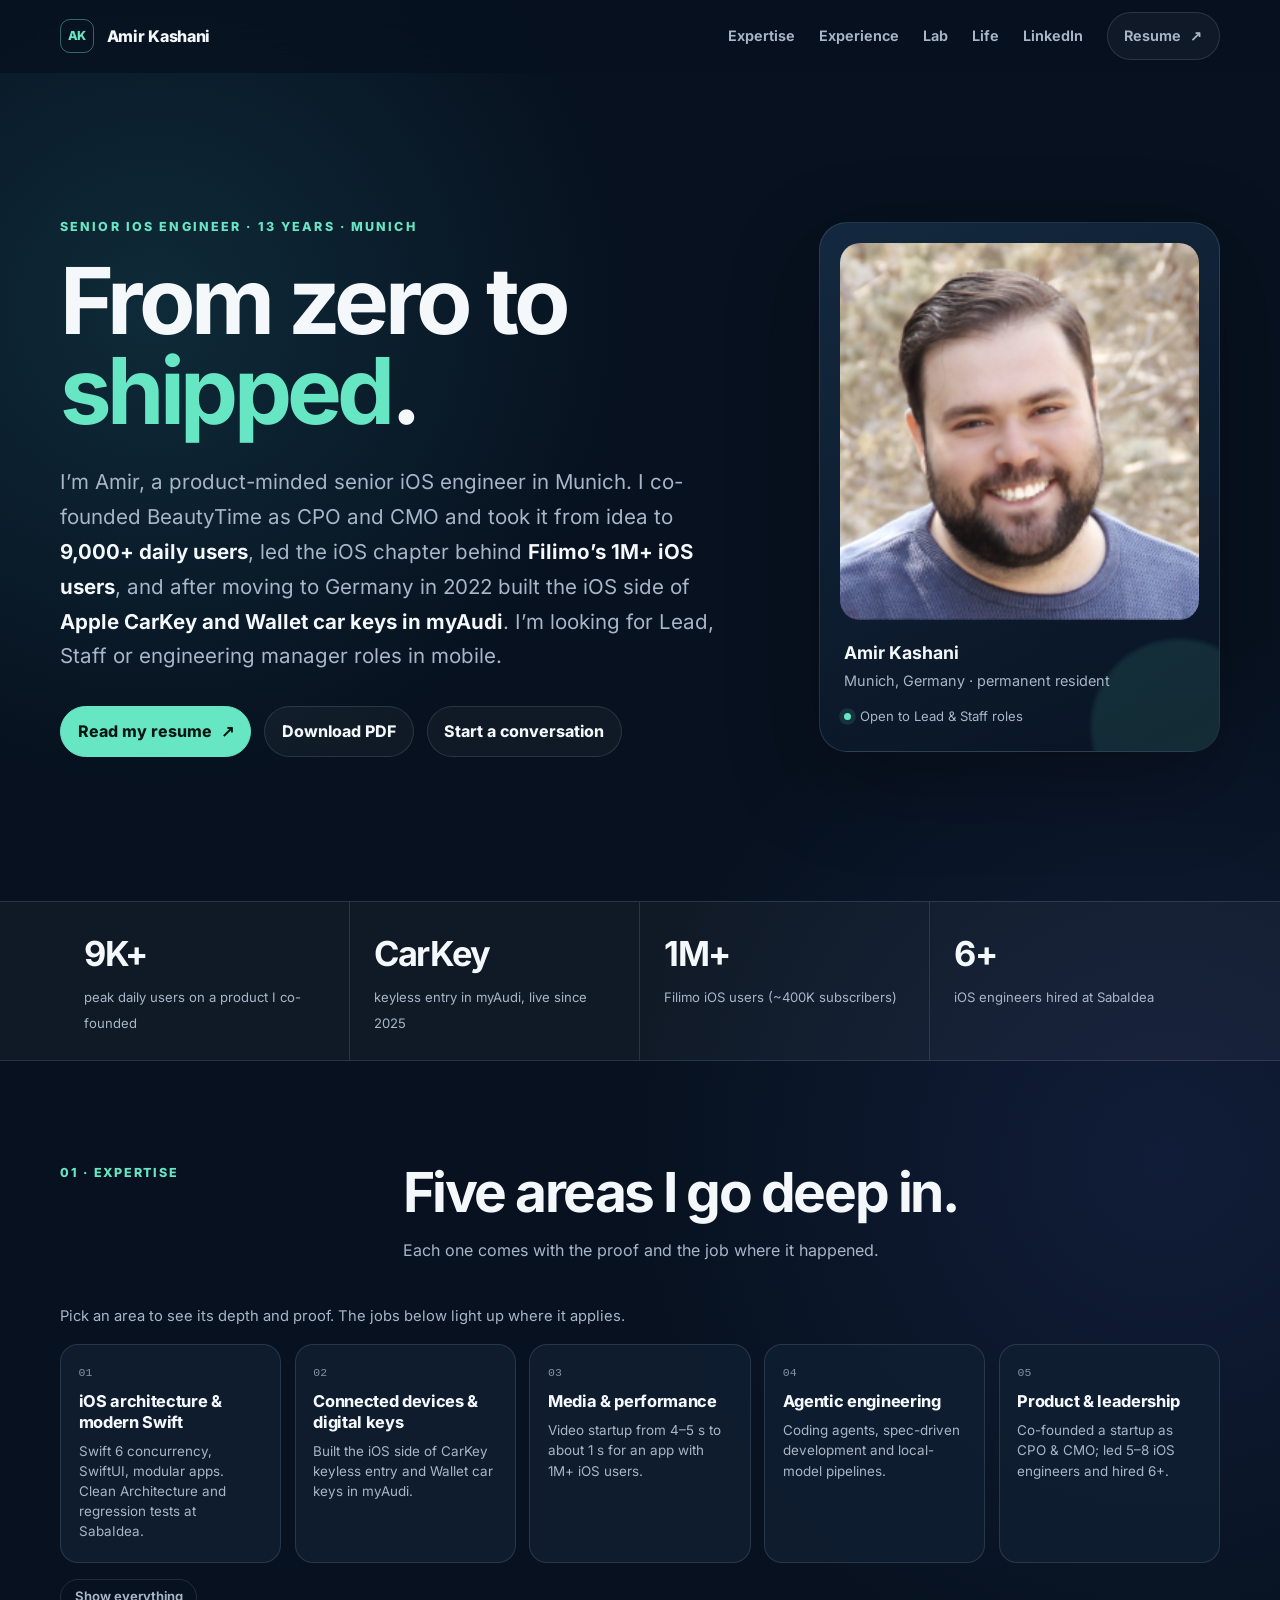
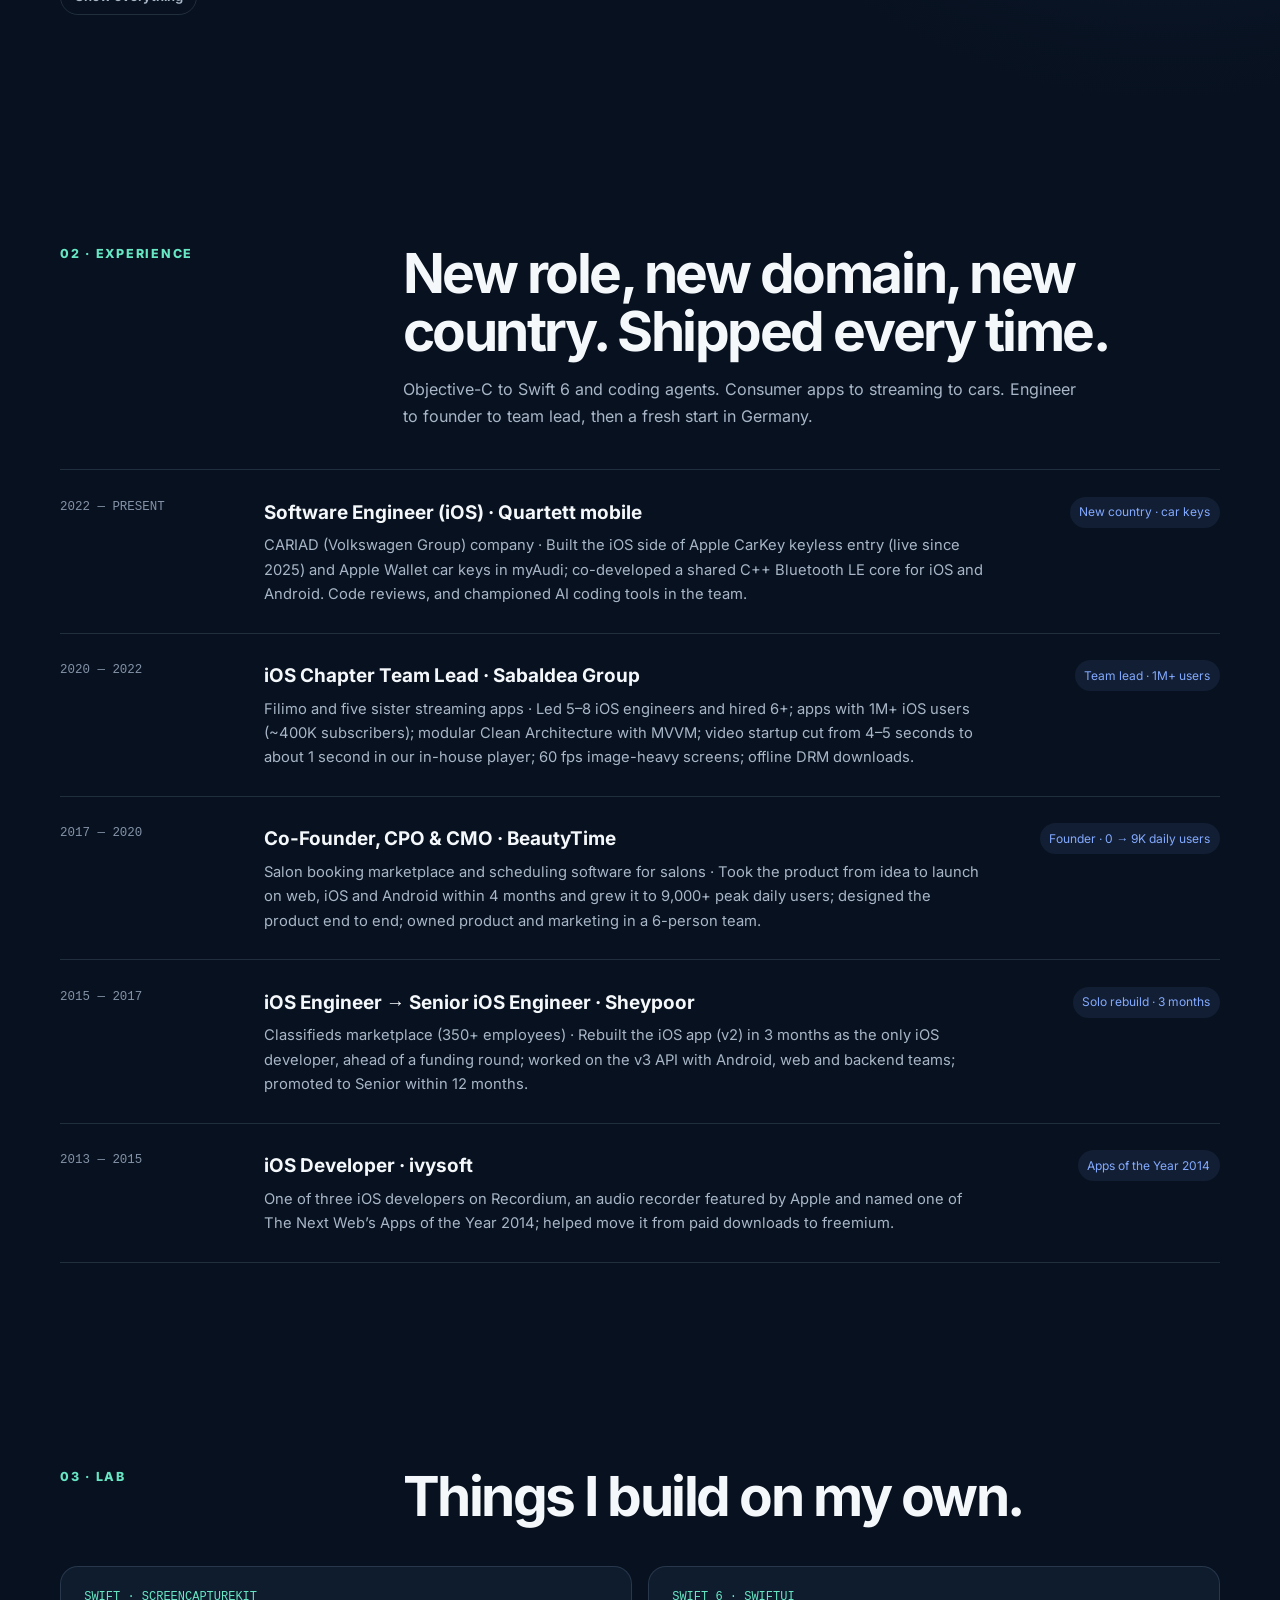
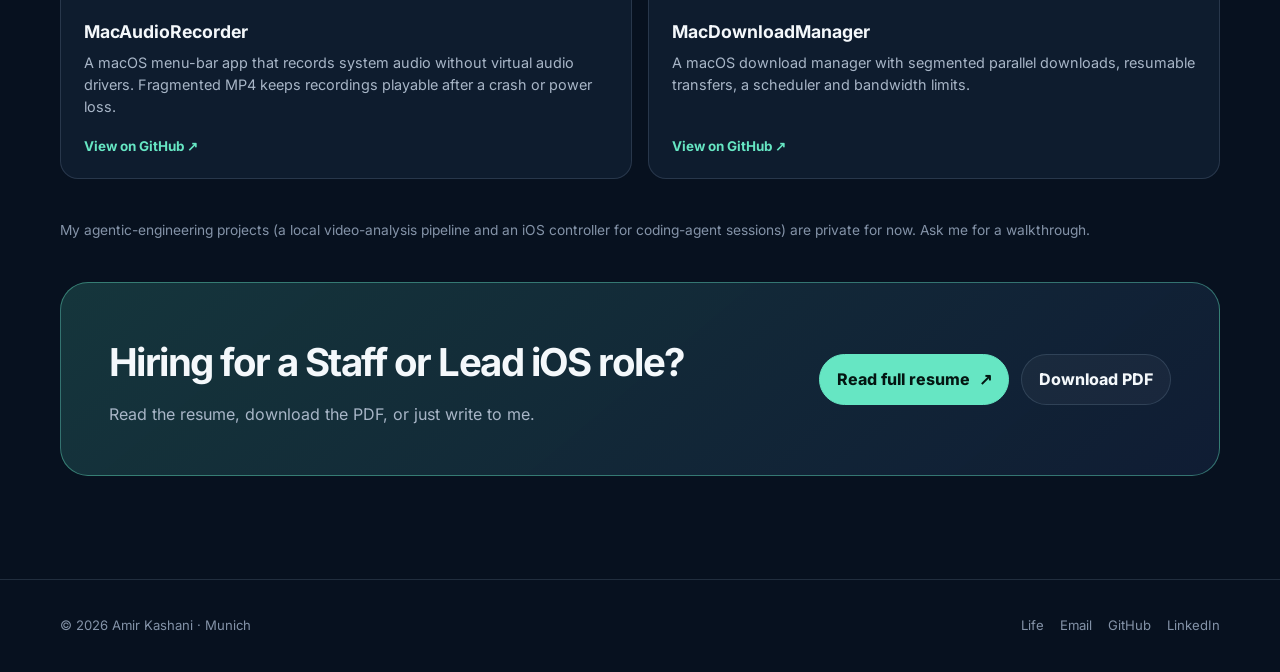
<file: index.html>
<!doctype html>
<html lang="en">
<head>
    <meta charset="utf-8">
    <meta name="viewport" content="width=device-width, initial-scale=1">
    <meta name="description" content="Amir Kashani is a senior iOS engineer in Munich who builds Apple CarKey and Wallet car key features for myAudi; former iOS Chapter Team Lead (1M+ iOS users) and startup co-founder (CPO and CMO). Looking for Lead, Staff and engineering manager roles in mobile.">
    <meta name="color-scheme" content="dark">
    <meta name="theme-color" content="#07111f">
    <meta property="og:type" content="website">
    <meta property="og:title" content="Amir Kashani — Senior iOS Engineer">
    <meta property="og:description" content="Senior iOS engineer in Munich: Apple CarKey and Wallet car keys in myAudi, video streaming for 1M+ iOS users, led a 5–8 engineer iOS chapter. Looking for Lead, Staff and engineering manager roles.">
    <meta property="og:url" content="https://aakpro.github.io/">
    <meta property="og:image" content="https://aakpro.github.io/og-image.png">
    <meta property="og:image:alt" content="Amir Kashani, Senior iOS Engineer">
    <meta name="twitter:card" content="summary_large_image">
    <title>Amir Kashani — Senior iOS Engineer</title>
    <link rel="preload" href="fonts/inter-latin-wght-normal.woff2" as="font" type="font/woff2" crossorigin>
    <link rel="stylesheet" href="styles.css">
    <!-- Google tag (gtag.js) -->
    <script async src="https://www.googletagmanager.com/gtag/js?id=G-NG456J63QW"></script>
    <script>
      window.dataLayer = window.dataLayer || [];
      function gtag(){dataLayer.push(arguments);}
      gtag('js', new Date());

      gtag('config', 'G-NG456J63QW');
    </script>
    <script src="analytics.js" defer></script>
</head>
<body>
    <a class="skip-link" href="#main">Skip to content</a>
    <header class="site-header">
        <nav class="nav wrap" aria-label="Primary navigation">
            <a class="brand" href="index.html" aria-label="Amir Kashani, home">
                <span class="brand-mark" aria-hidden="true">AK</span>
                <span>Amir Kashani</span>
            </a>
            <div class="nav-links">
                <a href="#expertise">Expertise</a>
                <a href="#work">Experience</a>
                <a href="#lab">Lab</a>
                <a href="life.html">Life</a>
                <a href="https://www.linkedin.com/in/amirabbaskashani" target="_blank" rel="noopener noreferrer">LinkedIn</a>
                <a class="button button-quiet nav-resume" href="resume.html">Resume <span aria-hidden="true">↗</span></a>
            </div>
        </nav>
    </header>

    <main id="main">
        <section class="hero wrap" aria-labelledby="intro-title">
            <div>
                <p class="eyebrow">Senior iOS Engineer · 13 years · Munich</p>
                <h1 id="intro-title">From zero to <span class="accent">shipped</span>.</h1>
                <p class="lede">I’m Amir, a product-minded senior iOS engineer in Munich. I co-founded BeautyTime as CPO and CMO and took it from idea to <strong>9,000+ daily users</strong>, led the iOS chapter behind <strong>Filimo’s 1M+ iOS users</strong>, and after moving to Germany in 2022 built the iOS side of <strong>Apple CarKey and Wallet car keys in myAudi</strong>. I’m looking for Lead, Staff or engineering manager roles in mobile.</p>
                <div class="hero-actions">
                    <a class="button button-primary" href="resume.html">Read my resume <span aria-hidden="true">↗</span></a>
                    <a class="button button-quiet" href="Amir_Kashani_Resume.pdf" download="Amir_Kashani_Resume.pdf">Download PDF</a>
                    <a class="button button-quiet" href="mailto:kashaniamirabbas@gmail.com">Start a conversation</a>
                </div>
            </div>
            <aside class="profile-card" aria-label="Profile">
                <img class="portrait" src="avatar.png" alt="Portrait of Amir Kashani" width="480" height="480">
                <div class="profile-meta">
                    <strong>Amir Kashani</strong>
                    <span>Munich, Germany · permanent resident</span>
                    <div class="availability"><span class="dot" aria-hidden="true"></span>Open to Lead &amp; Staff roles</div>
                </div>
            </aside>
        </section>

        <section class="proof" aria-label="Career highlights">
            <div class="proof-grid wrap">
                <div class="proof-item"><strong>9K+</strong><span>peak daily users on a product I co-founded</span></div>
                <div class="proof-item"><strong>CarKey</strong><span>keyless entry in myAudi, live since 2025</span></div>
                <div class="proof-item"><strong>1M+</strong><span>Filimo iOS users (~400K subscribers)</span></div>
                <div class="proof-item"><strong>6+</strong><span>iOS engineers hired at SabaIdea</span></div>
            </div>
        </section>

        <section class="section wrap" id="expertise">
            <div class="section-heading">
                <div class="section-kicker">01 · Expertise</div>
                <div>
                    <h2>Five areas I go deep in.</h2>
                    <p>Each one comes with the proof and the job where it happened.</p>
                </div>
            </div>

            <fieldset class="area-picker">
                <legend>Pick an area to see its depth and proof. The jobs below light up where it applies.</legend>
                <div class="area-grid">
                    <label class="area-card">
                        <input class="sr-only" type="radio" name="area" value="ios">
                        <span class="area-num">01</span>
                        <span class="area-title">iOS architecture &amp; modern Swift</span>
                        <span class="area-line">Swift 6 concurrency, SwiftUI, modular apps. Clean Architecture and regression tests at SabaIdea.</span>
                    </label>
                    <label class="area-card">
                        <input class="sr-only" type="radio" name="area" value="devices">
                        <span class="area-num">02</span>
                        <span class="area-title">Connected devices &amp; digital keys</span>
                        <span class="area-line">Built the iOS side of CarKey keyless entry and Wallet car keys in myAudi.</span>
                    </label>
                    <label class="area-card">
                        <input class="sr-only" type="radio" name="area" value="media">
                        <span class="area-num">03</span>
                        <span class="area-title">Media &amp; performance</span>
                        <span class="area-line">Video startup from 4–5 s to about 1 s for an app with 1M+ iOS users.</span>
                    </label>
                    <label class="area-card">
                        <input class="sr-only" type="radio" name="area" value="agentic">
                        <span class="area-num">04</span>
                        <span class="area-title">Agentic engineering</span>
                        <span class="area-line">Coding agents, spec-driven development and local-model pipelines.</span>
                    </label>
                    <label class="area-card">
                        <input class="sr-only" type="radio" name="area" value="leadership">
                        <span class="area-num">05</span>
                        <span class="area-title">Product &amp; leadership</span>
                        <span class="area-line">Co-founded a startup as CPO &amp; CMO; led 5–8 iOS engineers and hired 6+.</span>
                    </label>
                </div>
                <label class="area-reset"><input class="sr-only" type="radio" name="area" value="all" checked>Show everything</label>
            </fieldset>

            <div class="area-panels">
                <article class="area-panel" data-area="ios">
                    <h3>iOS architecture &amp; modern Swift</h3>
                    <p class="area-depth">Thirteen years of shipping iOS, from Objective-C to Swift 6 concurrency and SwiftUI, with a bias toward structure that lets several teams ship in parallel.</p>
                    <ul class="area-proof">
                        <li>Moved the iOS apps at SabaIdea to modular <strong>Clean Architecture with MVVM</strong> and added regression tests, so teams could ship in parallel.</li>
                        <li>Rebuilt Sheypoor's iOS app (v2) in <strong>3 months</strong> as the only iOS developer.</li>
                        <li>Production work in Swift 6 strict concurrency, SwiftUI, Swift packages and unit tests.</li>
                    </ul>
                    <div class="chips"><span class="chip">Swift 6</span><span class="chip">SwiftUI</span><span class="chip">UIKit</span><span class="chip">Objective-C</span><span class="chip">Swift packages</span><span class="chip">Clean Architecture</span><span class="chip">MVVM</span><span class="chip">Unit testing</span><span class="chip">CI/CD</span></div>
                </article>

                <article class="area-panel" data-area="devices">
                    <h3>Connected devices &amp; digital keys</h3>
                    <p class="area-depth">The phone side of car access: Apple's CarKey framework, Wallet car keys and Bluetooth LE, built with ECU, firmware and backend teams.</p>
                    <ul class="area-proof">
                        <li>Built the iOS side of <strong>CarKey remote keyless entry</strong> in myAudi, live since 2025: RKE sessions, lock/unlock, status and error handling.</li>
                        <li>Built the iOS provisioning, owner pairing, key sharing and key management flows for <strong>Apple Wallet car keys</strong> (CCC Digital Key 3.0), live for Audi customers.</li>
                        <li>Co-developed a shared <strong>C++ Bluetooth LE core</strong> for iOS and Android that links phone apps and rear-seat screens to the car's infotainment unit.</li>
                    </ul>
                    <div class="chips"><span class="chip">Apple CarKey</span><span class="chip">PassKit</span><span class="chip">Wallet car keys</span><span class="chip">CCC Digital Key 3.0</span><span class="chip">Bluetooth LE</span><span class="chip">Modern C++</span></div>
                </article>

                <article class="area-panel" data-area="media">
                    <h3>Media &amp; performance</h3>
                    <p class="area-depth">Video at scale, and screens that stay fast with heavy content.</p>
                    <div class="startup-demo" role="img" aria-label="Video startup time before and after: 4 to 5 seconds, then about 1 second">
                        <div class="bar bar-before"><span>Before: 4–5 s</span></div>
                        <div class="bar bar-after"><span>After: ~1 s</span></div>
                    </div>
                    <ul class="area-proof">
                        <li>Cut video startup from <strong>4–5 seconds to about 1 second</strong> in an in-house AVPlayer-based player, using custom bitrate selection, multi-CDN failover and buffer pre-warming.</li>
                        <li>Shipped <strong>offline downloads with a commercial DRM</strong>, and designed the watch-history sync protocol with the backend team.</li>
                        <li>Made image-heavy catalog screens load faster and scroll at <strong>60 fps</strong> in Filimo's iOS app (1M+ users).</li>
                        <li>Side project: a system-audio recorder on ScreenCaptureKit and AVAssetWriter whose recordings survive crashes.</li>
                    </ul>
                    <div class="chips"><span class="chip">AVFoundation</span><span class="chip">AVPlayer</span><span class="chip">HLS</span><span class="chip">DRM</span><span class="chip">Multi-CDN</span><span class="chip">60 fps</span></div>
                </article>

                <article class="area-panel" data-area="agentic">
                    <h3>Agentic engineering</h3>
                    <p class="area-depth">I work with coding agents through specs and review: write the spec, let the agent build, review what comes back.</p>
                    <ul class="area-proof">
                        <li>Work with <strong>Claude Code, Codex and Gemini CLI</strong> and other agent harnesses, using <strong>spec-driven development</strong> loops.</li>
                        <li>Built a <strong>local video-analysis pipeline</strong> in Python on Qwen2.5-VL (via Ollama) and faster-whisper speech transcription.</li>
                        <li>Built an <strong>iOS app that supervises coding-agent sessions</strong> from the phone: approvals, live reasoning and code diffs.</li>
                        <li>Championed AI coding tools in my team at Quartett.</li>
                    </ul>
                    <div class="chips"><span class="chip">Claude Code</span><span class="chip">Codex</span><span class="chip">Gemini CLI</span><span class="chip">Spec-driven development</span><span class="chip">Ollama</span><span class="chip">Qwen2.5-VL</span><span class="chip">Python</span></div>
                </article>

                <article class="area-panel" data-area="leadership">
                    <h3>Product &amp; leadership</h3>
                    <p class="area-depth">Products from zero and the teams that build them: from co-founding a startup as CPO and CMO to running an iOS chapter.</p>
                    <ul class="area-proof">
                        <li><strong>Co-founder, CPO and CMO</strong> of BeautyTime: took a salon-booking marketplace from idea to launch on web, iOS and Android within 4 months, and grew it to <strong>9,000+ peak daily users</strong>.</li>
                        <li>Led the iOS chapter of <strong>5–8 engineers</strong> at SabaIdea and <strong>hired 6+</strong>: 1:1s and growth, planning with product, chapter standards, performance management.</li>
                        <li>At Quartett: regular code reviewer, and championed AI coding tools in the team.</li>
                                                <li>Worked across teams: ECU, firmware, backend, Android and web.</li>
                    </ul>
                    <div class="chips"><span class="chip">0→1 product</span><span class="chip">Product strategy</span><span class="chip">Go-to-market</span><span class="chip">Hiring</span><span class="chip">1:1s &amp; growth</span><span class="chip">Planning</span><span class="chip">Architecture decisions</span><span class="chip">Mentoring</span><span class="chip">Code review</span></div>
                </article>
            </div>
        </section>

        <section class="section wrap" id="work">
            <div class="section-heading">
                <div class="section-kicker">02 · Experience</div>
                <div>
                    <h2>New role, new domain, new country. Shipped every time.</h2>
                    <p>Objective-C to Swift 6 and coding agents. Consumer apps to streaming to cars. Engineer to founder to team lead, then a fresh start in Germany.</p>
                </div>
            </div>
            <div class="work-list">
                <article class="work-item" data-areas="ios devices agentic">
                    <time class="work-date">2022 — PRESENT</time>
                    <div>
                        <h3>Software Engineer (iOS) · Quartett mobile</h3>
                        <p>CARIAD (Volkswagen Group) company · Built the iOS side of Apple CarKey keyless entry (live since 2025) and Apple Wallet car keys in myAudi; co-developed a shared C++ Bluetooth LE core for iOS and Android. Code reviews, and championed AI coding tools in the team.</p>
                    </div>
                    <span class="work-tag">New country · car keys</span>
                </article>
                <article class="work-item" data-areas="ios media leadership">
                    <time class="work-date">2020 — 2022</time>
                    <div>
                        <h3>iOS Chapter Team Lead · SabaIdea Group</h3>
                        <p>Filimo and five sister streaming apps · Led 5–8 iOS engineers and hired 6+; apps with 1M+ iOS users (~400K subscribers); modular Clean Architecture with MVVM; video startup cut from 4–5 seconds to about 1 second in our in-house player; 60 fps image-heavy screens; offline DRM downloads.</p>
                    </div>
                    <span class="work-tag">Team lead · 1M+ users</span>
                </article>
                <article class="work-item" data-areas="leadership">
                    <time class="work-date">2017 — 2020</time>
                    <div>
                        <h3>Co-Founder, CPO &amp; CMO · BeautyTime</h3>
                        <p>Salon booking marketplace and scheduling software for salons · Took the product from idea to launch on web, iOS and Android within 4 months and grew it to 9,000+ peak daily users; designed the product end to end; owned product and marketing in a 6-person team.</p>
                    </div>
                    <span class="work-tag">Founder · 0 → 9K daily users</span>
                </article>
                <article class="work-item" data-areas="ios">
                    <time class="work-date">2015 — 2017</time>
                    <div>
                        <h3>iOS Engineer → Senior iOS Engineer · Sheypoor</h3>
                        <p>Classifieds marketplace (350+ employees) · Rebuilt the iOS app (v2) in 3 months as the only iOS developer, ahead of a funding round; worked on the v3 API with Android, web and backend teams; promoted to Senior within 12 months.</p>
                    </div>
                    <span class="work-tag">Solo rebuild · 3 months</span>
                </article>
                <article class="work-item" data-areas="ios">
                    <time class="work-date">2013 — 2015</time>
                    <div>
                        <h3>iOS Developer · ivysoft</h3>
                        <p>One of three iOS developers on Recordium, an audio recorder featured by Apple and named one of The Next Web’s Apps of the Year 2014; helped move it from paid downloads to freemium.</p>
                    </div>
                    <span class="work-tag">Apps of the Year 2014</span>
                </article>
            </div>
        </section>

        <section class="section wrap" id="lab">
            <div class="section-heading">
                <div class="section-kicker">03 · Lab</div>
                <div><h2>Things I build on my own.</h2></div>
            </div>

            <div class="lab-grid">
                <a class="lab-card" href="https://github.com/aakpro/MacAudioRecorder" target="_blank" rel="noopener noreferrer" data-areas="media ios">
                    <span class="lab-tag">SWIFT · SCREENCAPTUREKIT</span>
                    <h3>MacAudioRecorder</h3>
                    <p>A macOS menu-bar app that records system audio without virtual audio drivers. Fragmented MP4 keeps recordings playable after a crash or power loss.</p>
                    <span class="lab-link">View on GitHub ↗</span>
                </a>
                <a class="lab-card" href="https://github.com/aakpro/MacDownloadManager" target="_blank" rel="noopener noreferrer" data-areas="ios">
                    <span class="lab-tag">SWIFT 6 · SWIFTUI</span>
                    <h3>MacDownloadManager</h3>
                    <p>A macOS download manager with segmented parallel downloads, resumable transfers, a scheduler and bandwidth limits.</p>
                    <span class="lab-link">View on GitHub ↗</span>
                </a>
            </div>
            <p class="lab-note" data-areas="agentic">My agentic-engineering projects (a local video-analysis pipeline and an iOS controller for coding-agent sessions) are private for now. Ask me for a walkthrough.</p>

            <div class="cta-panel">
                <div>
                    <h2>Hiring for a Staff or Lead iOS role?</h2>
                    <p>Read the resume, download the PDF, or just write to me.</p>
                </div>
                <div class="cta-actions">
                    <a class="button button-primary" href="resume.html">Read full resume <span aria-hidden="true">↗</span></a>
                    <a class="button button-quiet" href="Amir_Kashani_Resume.pdf" download="Amir_Kashani_Resume.pdf">Download PDF</a>
                </div>
            </div>
        </section>
    </main>

    <footer class="site-footer">
        <div class="footer-row wrap">
            <span>© 2026 Amir Kashani · Munich</span>
            <div class="footer-links">
                <a href="life.html">Life</a>
                <a href="mailto:kashaniamirabbas@gmail.com">Email</a>
                <a href="https://github.com/aakpro" target="_blank" rel="noopener noreferrer">GitHub</a>
                <a href="https://www.linkedin.com/in/amirabbaskashani" target="_blank" rel="noopener noreferrer">LinkedIn</a>
            </div>
        </div>
    </footer>
</body>
</html>
</file>
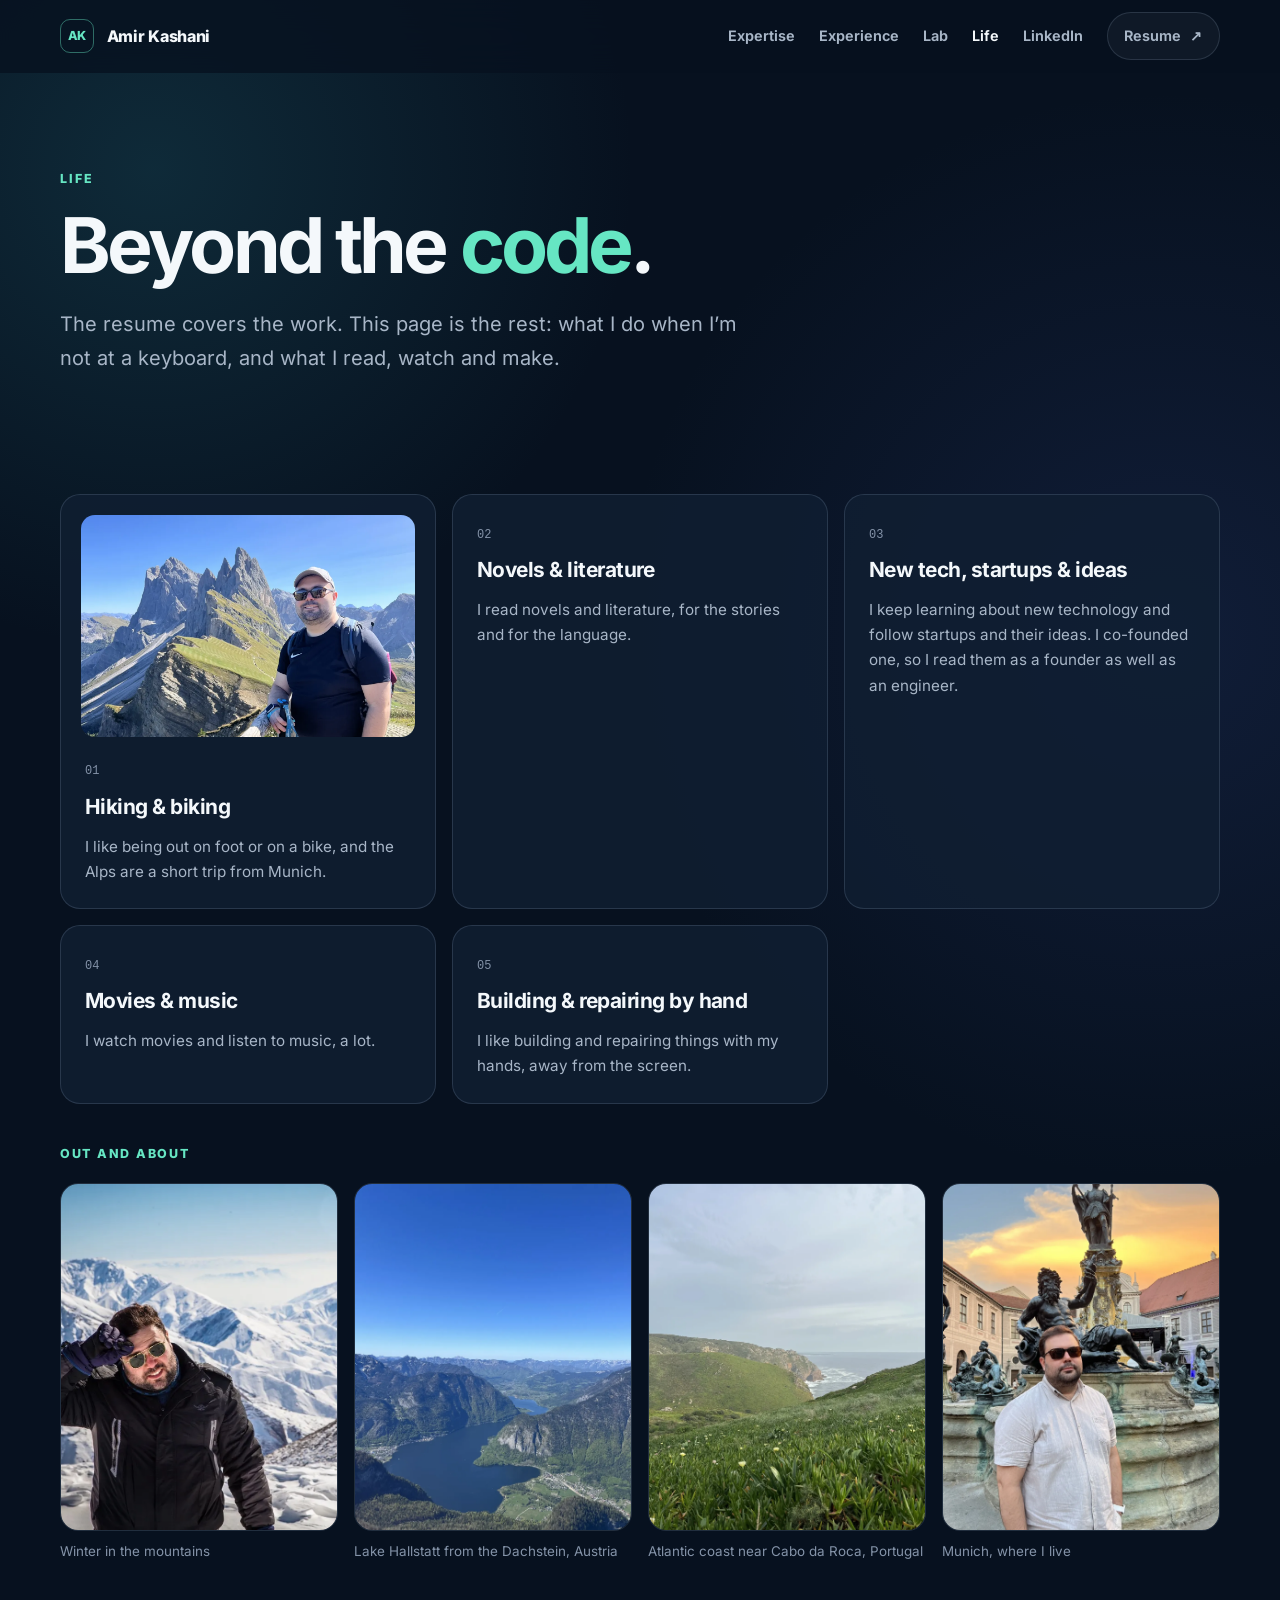
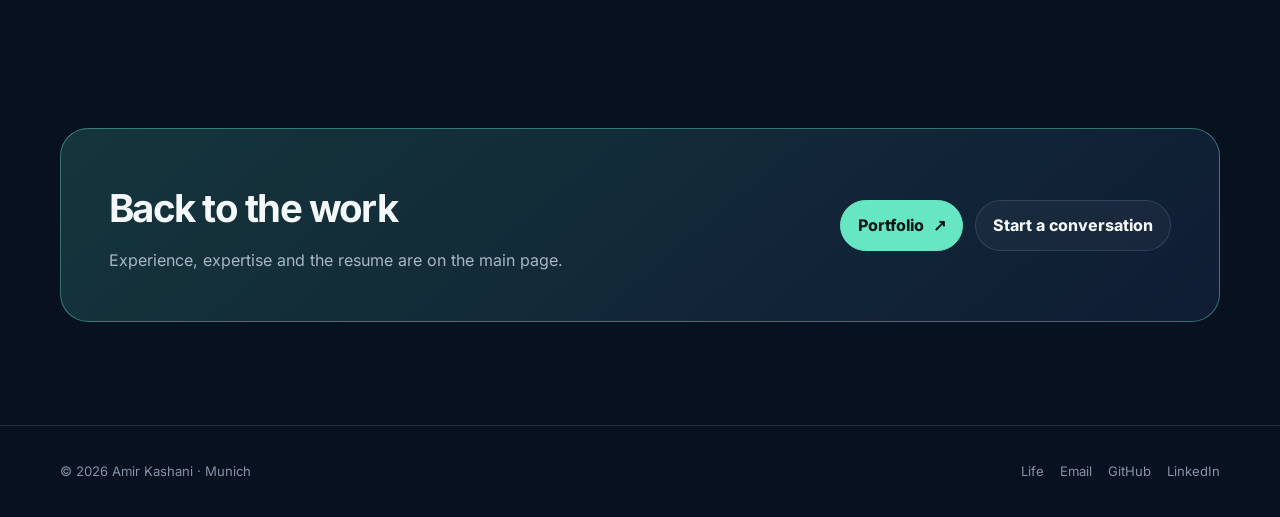
<file: life.html>
<!doctype html>
<html lang="en">
<head>
    <meta charset="utf-8">
    <meta name="viewport" content="width=device-width, initial-scale=1">
    <meta name="description" content="Amir Kashani outside of work: hiking and biking, novels and literature, new tech and startups, movies and music, building and repairing things by hand.">
    <meta name="color-scheme" content="dark">
    <meta name="theme-color" content="#07111f">
    <meta property="og:type" content="website">
    <meta property="og:title" content="Amir Kashani — Life">
    <meta property="og:description" content="Outside of work: hiking and biking, novels, new tech and startups, movies and music, and building things by hand.">
    <meta property="og:url" content="https://aakpro.github.io/life.html">
    <meta property="og:image" content="https://aakpro.github.io/og-image.png">
    <meta property="og:image:alt" content="Amir Kashani, Senior iOS Engineer">
    <meta name="twitter:card" content="summary_large_image">
    <title>Amir Kashani — Life</title>
    <link rel="preload" href="fonts/inter-latin-wght-normal.woff2" as="font" type="font/woff2" crossorigin>
    <link rel="stylesheet" href="styles.css">
    <!-- Google tag (gtag.js) -->
    <script async src="https://www.googletagmanager.com/gtag/js?id=G-NG456J63QW"></script>
    <script>
      window.dataLayer = window.dataLayer || [];
      function gtag(){dataLayer.push(arguments);}
      gtag('js', new Date());

      gtag('config', 'G-NG456J63QW');
    </script>
    <script src="analytics.js" defer></script>
</head>
<body>
    <a class="skip-link" href="#main">Skip to content</a>
    <header class="site-header">
        <nav class="nav wrap" aria-label="Primary navigation">
            <a class="brand" href="index.html" aria-label="Amir Kashani, home">
                <span class="brand-mark" aria-hidden="true">AK</span>
                <span>Amir Kashani</span>
            </a>
            <div class="nav-links">
                <a href="index.html#expertise">Expertise</a>
                <a href="index.html#work">Experience</a>
                <a href="index.html#lab">Lab</a>
                <a href="life.html" aria-current="page">Life</a>
                <a href="https://www.linkedin.com/in/amirabbaskashani" target="_blank" rel="noopener noreferrer">LinkedIn</a>
                <a class="button button-quiet nav-resume" href="resume.html">Resume <span aria-hidden="true">↗</span></a>
            </div>
        </nav>
    </header>

    <main id="main">
        <section class="page-hero wrap" aria-labelledby="life-title">
            <p class="eyebrow">Life</p>
            <h1 id="life-title">Beyond the <span class="accent">code</span>.</h1>
            <p class="lede">The resume covers the work. This page is the rest: what I do when I’m not at a keyboard, and what I read, watch and make.</p>
        </section>

        <section class="section wrap" id="life-cards" aria-label="Interests" style="padding-bottom: 2.5rem">
            <div class="life-grid">
                <!-- To add a photo to a card: put a resized, EXIF-free copy in images/ and add
                     <figure><img src="images/NAME.webp" alt="…" width="…" height="…" loading="lazy"></figure>
                     above its .card-number. -->
                <article class="life-card">
                    <figure><img src="images/hike-seceda.webp" alt="Amir hiking with trekking poles on the Seceda ridge in the Dolomites" width="1200" height="1600" loading="lazy" style="object-position: 50% 42%"></figure>
                    <span class="card-number">01</span>
                    <h2>Hiking &amp; biking</h2>
                    <p>I like being out on foot or on a bike, and the Alps are a short trip from Munich.</p>
                </article>
                <article class="life-card">
                    <span class="card-number">02</span>
                    <h2>Novels &amp; literature</h2>
                    <p>I read novels and literature, for the stories and for the language.</p>
                </article>
                <article class="life-card">
                    <span class="card-number">03</span>
                    <h2>New tech, startups &amp; ideas</h2>
                    <p>I keep learning about new technology and follow startups and their ideas. I co-founded one, so I read them as a founder as well as an engineer.</p>
                </article>
                <article class="life-card">
                    <span class="card-number">04</span>
                    <h2>Movies &amp; music</h2>
                    <p>I watch movies and listen to music, a lot.</p>
                </article>
                <article class="life-card">
                    <span class="card-number">05</span>
                    <h2>Building &amp; repairing by hand</h2>
                    <p>I like building and repairing things with my hands, away from the screen.</p>
                </article>
            </div>
        </section>

        <section class="wrap life-gallery-section" aria-labelledby="gallery-title">
            <h2 id="gallery-title" class="section-kicker">Out and about</h2>
            <div class="life-gallery">
                <figure>
                    <img src="images/winter-mountains.webp" alt="Amir in winter gear on a snowy mountain ridge" width="1280" height="853" loading="lazy" style="object-position: 28% 50%">
                    <figcaption>Winter in the mountains</figcaption>
                </figure>
                <figure>
                    <img src="images/hike-dachstein.webp" alt="Lake Hallstatt and the surrounding mountains seen from the Dachstein" width="1200" height="1600" loading="lazy">
                    <figcaption>Lake Hallstatt from the Dachstein, Austria</figcaption>
                </figure>
                <figure>
                    <img src="images/hike-coast.webp" alt="Green cliffs above the Atlantic Ocean" width="1200" height="1600" loading="lazy">
                    <figcaption>Atlantic coast near Cabo da Roca, Portugal</figcaption>
                </figure>
                <figure>
                    <img src="images/munich.webp" alt="Amir in front of the Wittelsbach fountain in the Munich Residenz at sunset" width="1200" height="1600" loading="lazy" style="object-position: 50% 60%">
                    <figcaption>Munich, where I live</figcaption>
                </figure>
            </div>
        </section>

        <section class="section wrap" aria-label="Contact">
            <div class="cta-panel">
                <div>
                    <h2>Back to the work</h2>
                    <p>Experience, expertise and the resume are on the main page.</p>
                </div>
                <div class="cta-actions">
                    <a class="button button-primary" href="index.html">Portfolio <span aria-hidden="true">↗</span></a>
                    <a class="button button-quiet" href="mailto:kashaniamirabbas@gmail.com">Start a conversation</a>
                </div>
            </div>
        </section>
    </main>

    <footer class="site-footer">
        <div class="footer-row wrap">
            <span>© 2026 Amir Kashani · Munich</span>
            <div class="footer-links">
                <a href="life.html">Life</a>
                <a href="mailto:kashaniamirabbas@gmail.com">Email</a>
                <a href="https://github.com/aakpro" target="_blank" rel="noopener noreferrer">GitHub</a>
                <a href="https://www.linkedin.com/in/amirabbaskashani" target="_blank" rel="noopener noreferrer">LinkedIn</a>
            </div>
        </div>
    </footer>
</body>
</html>
</file>
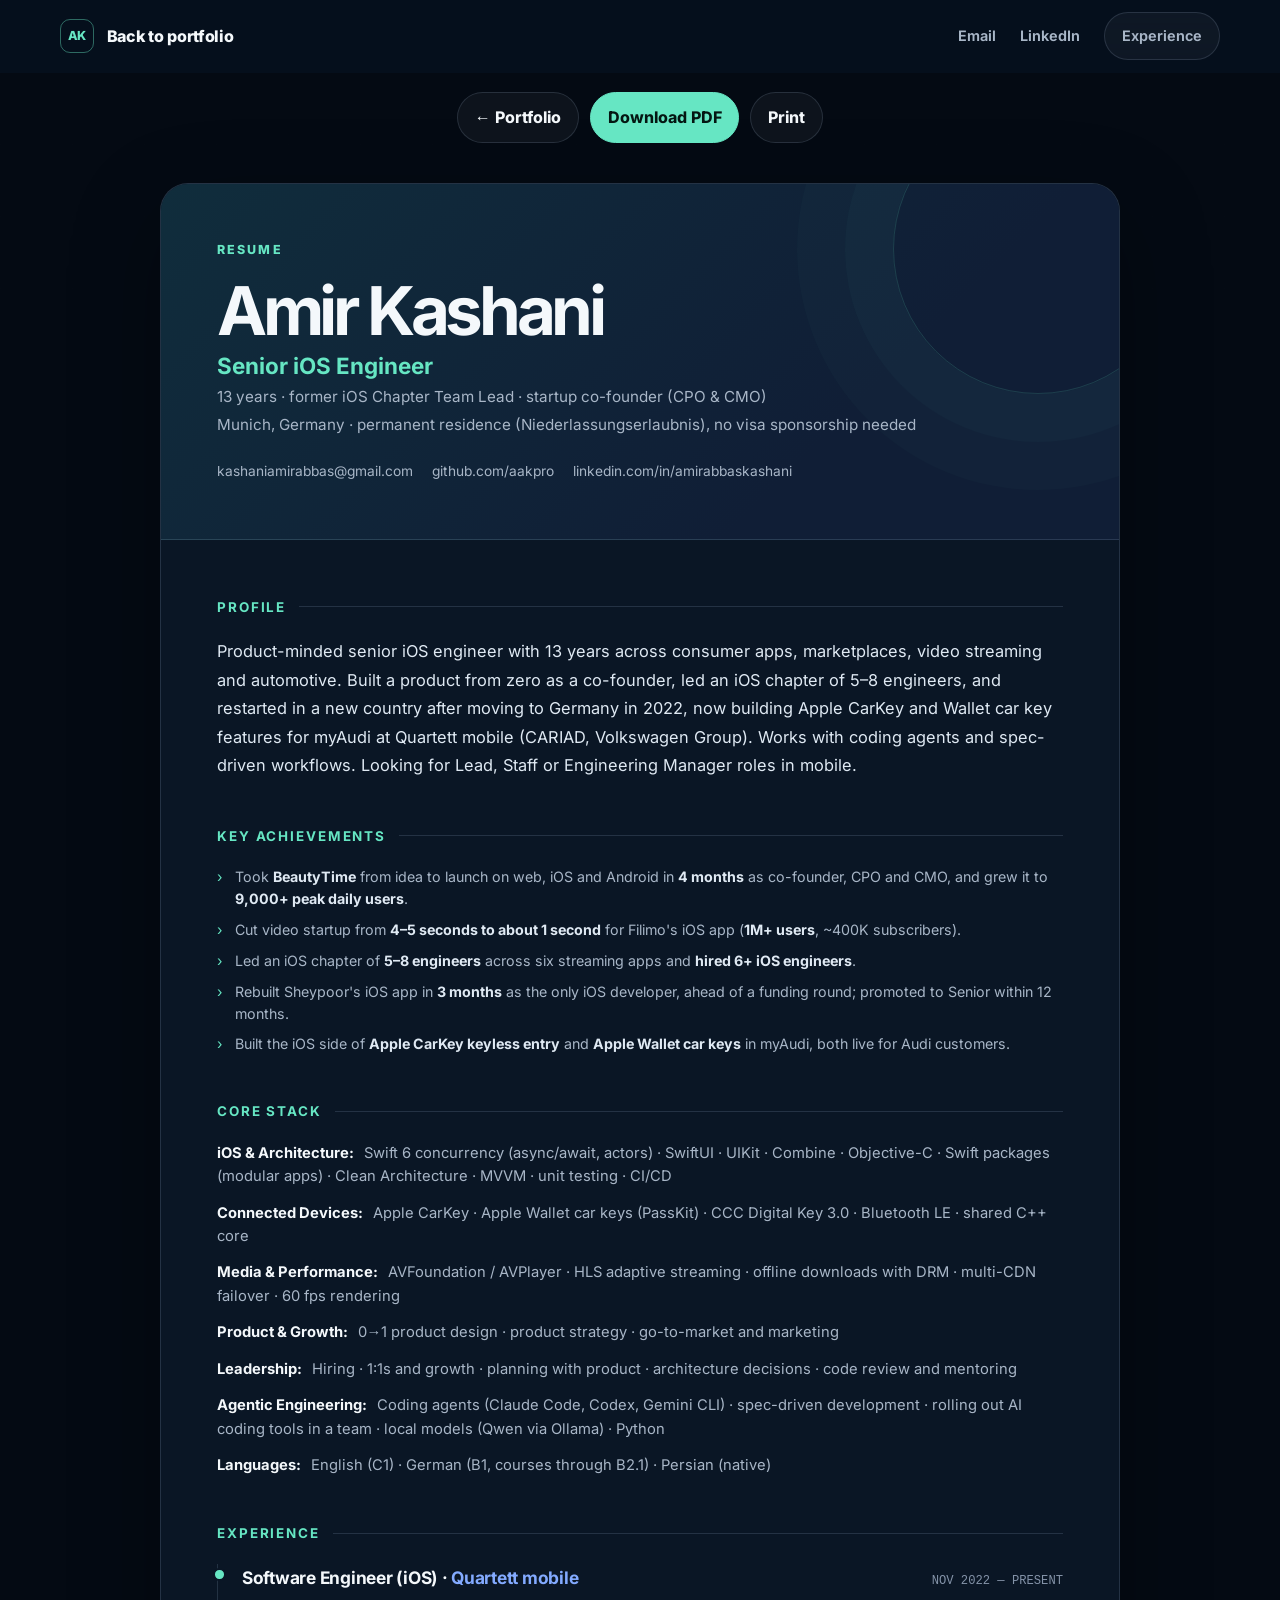
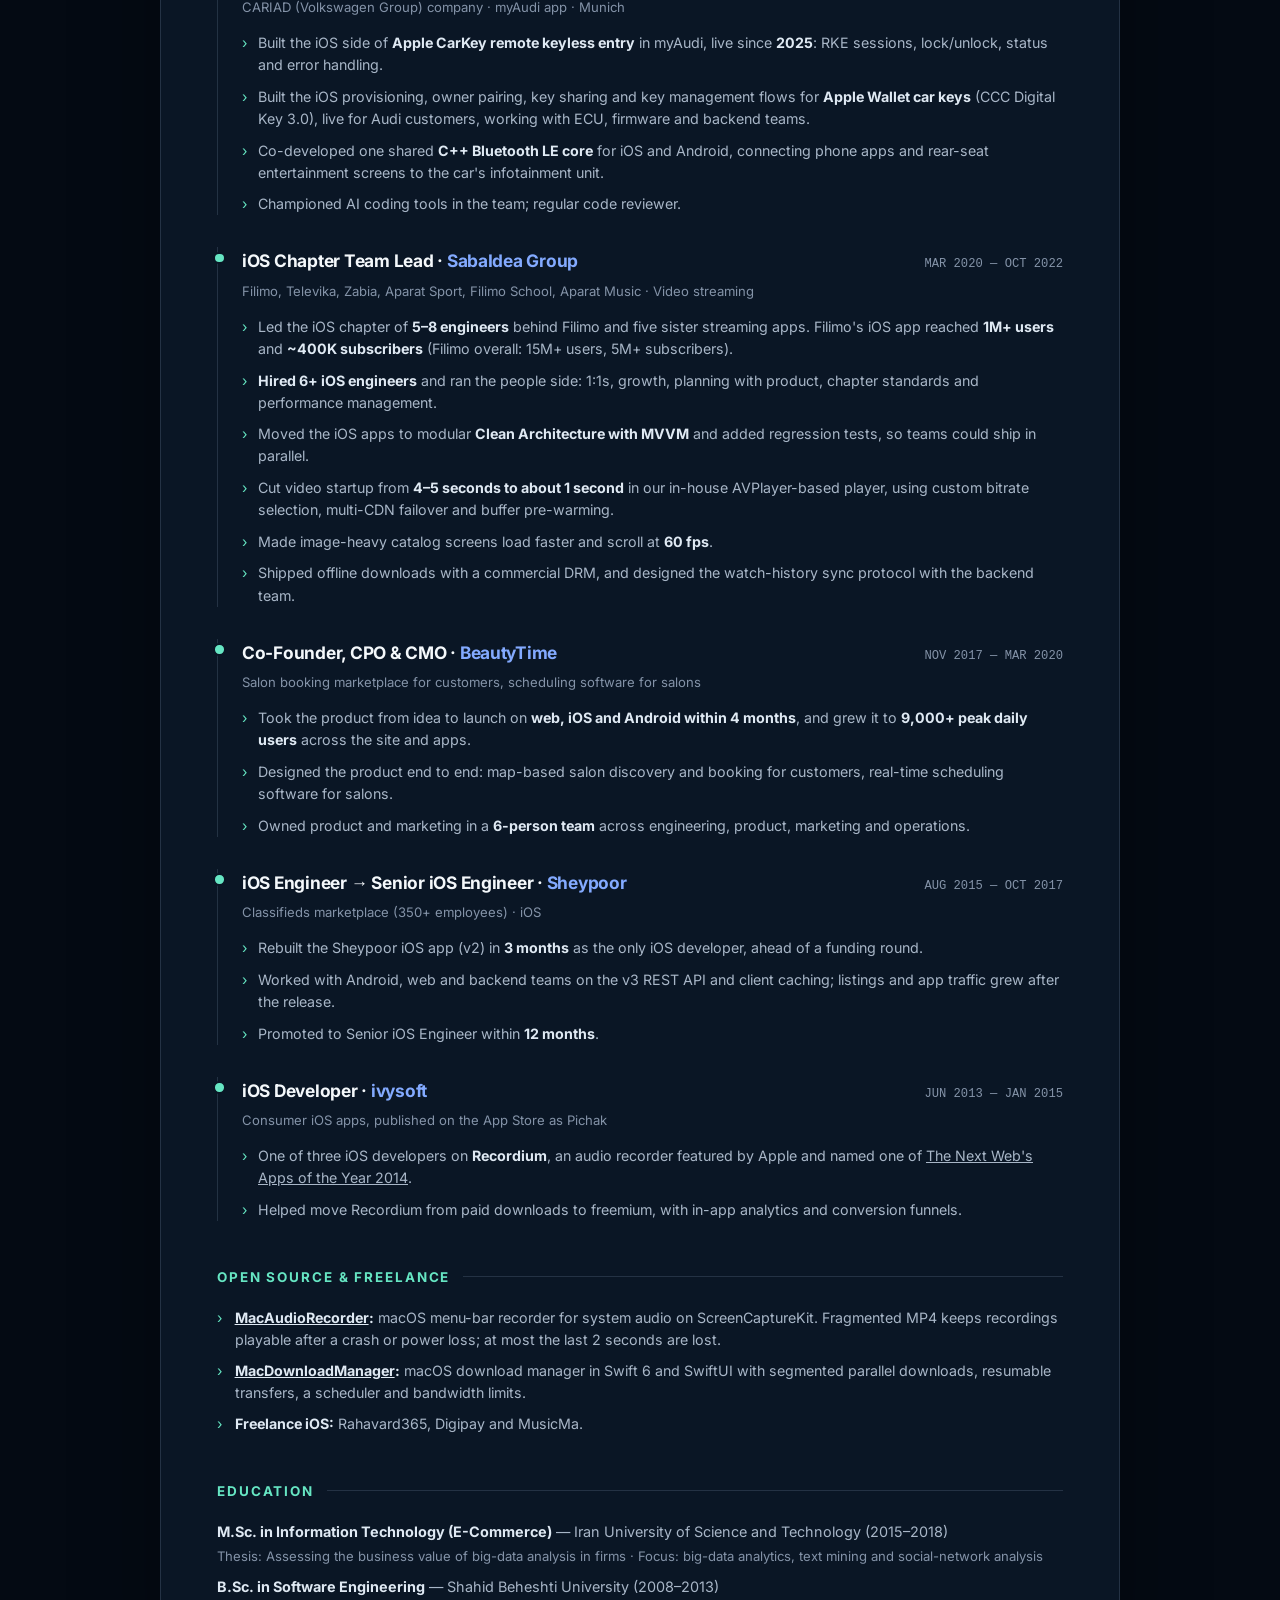
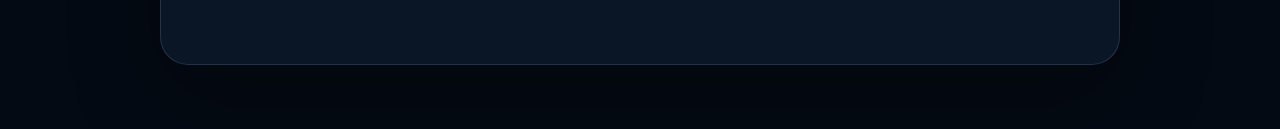
<file: resume.html>
<!doctype html>
<html lang="en">
<head>
    <meta charset="utf-8">
    <meta name="viewport" content="width=device-width, initial-scale=1">
    <meta name="description" content="Resume of Amir Kashani, senior iOS engineer in Munich: builds Apple CarKey and Wallet car key features for myAudi; former iOS Chapter Team Lead (1M+ iOS users) and startup co-founder (CPO and CMO). Looking for Lead, Staff and engineering manager roles in mobile.">
    <meta name="author" content="Amir Kashani">
    <meta name="color-scheme" content="dark">
    <meta name="theme-color" content="#07111f">
    <meta property="og:type" content="website">
    <meta property="og:title" content="Amir Kashani — Resume">
    <meta property="og:description" content="Senior iOS engineer in Munich: Apple CarKey and Wallet car keys in myAudi, video streaming for 1M+ iOS users, led a 5–8 engineer iOS chapter. Looking for Lead, Staff and engineering manager roles.">
    <meta property="og:url" content="https://aakpro.github.io/resume.html">
    <meta property="og:image" content="https://aakpro.github.io/og-image.png">
    <meta property="og:image:alt" content="Amir Kashani, Senior iOS Engineer">
    <meta name="twitter:card" content="summary_large_image">
    <title>Amir Kashani — Senior iOS Engineer</title>
    <link rel="preload" href="fonts/inter-latin-wght-normal.woff2" as="font" type="font/woff2" crossorigin>
    <link rel="stylesheet" href="styles.css">
    <!-- Google tag (gtag.js) -->
    <script async src="https://www.googletagmanager.com/gtag/js?id=G-NG456J63QW"></script>
    <script>
      window.dataLayer = window.dataLayer || [];
      function gtag(){dataLayer.push(arguments);}
      gtag('js', new Date());

      gtag('config', 'G-NG456J63QW');
    </script>
    <script src="analytics.js" defer></script>
</head>
<body class="resume-body">
    <a class="skip-link" href="#resume-content">Skip to resume</a>
    <header class="site-header">
        <nav class="nav wrap" aria-label="Resume navigation">
            <a class="brand" href="index.html"><span class="brand-mark" aria-hidden="true">AK</span><span>Back to portfolio</span></a>
            <div class="nav-links">
                <a href="mailto:kashaniamirabbas@gmail.com">Email</a>
                <a href="https://www.linkedin.com/in/amirabbaskashani" target="_blank" rel="noopener noreferrer">LinkedIn</a>
                <a class="button button-quiet nav-resume" href="#experience">Experience</a>
            </div>
        </nav>
    </header>

    <div class="resume-actions" aria-label="Resume actions">
        <a class="button button-quiet" href="index.html">← Portfolio</a>
        <a class="button button-primary" href="Amir_Kashani_Resume.pdf" download="Amir_Kashani_Resume.pdf">Download PDF</a>
        <button class="button button-quiet" type="button" onclick="window.print()">Print</button>
    </div>

    <main class="resume-shell" id="resume-content">
        <header class="resume-top">
            <div class="resume-top-content">
                <p class="eyebrow">Resume</p>
                <h1>Amir Kashani</h1>
                <div class="resume-title">Senior iOS Engineer</div>
                <p class="resume-sub">13 years · former iOS Chapter Team Lead · startup co-founder (CPO &amp; CMO)</p>
                <p class="resume-sub">Munich, Germany · permanent residence (Niederlassungserlaubnis), no visa sponsorship needed</p>
                <div class="contact-row">
                    <a href="mailto:kashaniamirabbas@gmail.com">kashaniamirabbas@gmail.com</a>
                    <a href="https://github.com/aakpro" target="_blank" rel="noopener noreferrer">github.com/aakpro</a>
                    <a href="https://www.linkedin.com/in/amirabbaskashani" target="_blank" rel="noopener noreferrer">linkedin.com/in/amirabbaskashani</a>
                </div>
            </div>
        </header>

        <div class="resume-content">
            <section class="resume-section" id="profile">
                <h2>Profile</h2>
                <p class="summary">Product-minded senior iOS engineer with 13 years across consumer apps, marketplaces, video streaming and automotive. Built a product from zero as a co-founder, led an iOS chapter of 5–8 engineers, and restarted in a new country after moving to Germany in 2022, now building Apple CarKey and Wallet car key features for myAudi at Quartett mobile (CARIAD, Volkswagen Group). Works with coding agents and spec-driven workflows. Looking for Lead, Staff or Engineering Manager roles in mobile.</p>
            </section>

            <section class="resume-section" id="achievements">
                <h2>Key achievements</h2>
                <ul class="project-bullets">
                    <li>Took <strong>BeautyTime</strong> from idea to launch on web, iOS and Android in <strong>4 months</strong> as co-founder, CPO and CMO, and grew it to <strong>9,000+ peak daily users</strong>.</li>
                    <li>Cut video startup from <strong>4–5 seconds to about 1 second</strong> for Filimo's iOS app (<strong>1M+ users</strong>, ~400K subscribers).</li>
                    <li>Led an iOS chapter of <strong>5–8 engineers</strong> across six streaming apps and <strong>hired 6+ iOS engineers</strong>.</li>
                    <li>Rebuilt Sheypoor's iOS app in <strong>3 months</strong> as the only iOS developer, ahead of a funding round; promoted to Senior within 12 months.</li>
                    <li>Built the iOS side of <strong>Apple CarKey keyless entry</strong> and <strong>Apple Wallet car keys</strong> in myAudi, both live for Audi customers.</li>
                </ul>
            </section>

            <section class="resume-section" id="core-stack">
                <h2>Core stack</h2>
                <div class="skill-row">
                    <strong>iOS &amp; Architecture:</strong>
                    <span>Swift 6 concurrency (async/await, actors) · SwiftUI · UIKit · Combine · Objective-C · Swift packages (modular apps) · Clean Architecture · MVVM · unit testing · CI/CD</span>
                </div>
                <div class="skill-row">
                    <strong>Connected Devices:</strong>
                    <span>Apple CarKey · Apple Wallet car keys (PassKit) · CCC Digital Key 3.0 · Bluetooth LE · shared C++ core</span>
                </div>
                <div class="skill-row">
                    <strong>Media &amp; Performance:</strong>
                    <span>AVFoundation / AVPlayer · HLS adaptive streaming · offline downloads with DRM · multi-CDN failover · 60 fps rendering</span>
                </div>
                <div class="skill-row">
                    <strong>Product &amp; Growth:</strong>
                    <span>0→1 product design · product strategy · go-to-market and marketing</span>
                </div>
                <div class="skill-row">
                    <strong>Leadership:</strong>
                    <span>Hiring · 1:1s and growth · planning with product · architecture decisions · code review and mentoring</span>
                </div>
                <div class="skill-row">
                    <strong>Agentic Engineering:</strong>
                    <span>Coding agents (Claude Code, Codex, Gemini CLI) · spec-driven development · rolling out AI coding tools in a team · local models (Qwen via Ollama) · Python</span>
                </div>
                <div class="skill-row">
                    <strong>Languages:</strong>
                    <span>English (C1) · German (B1, courses through B2.1) · Persian (native)</span>
                </div>
            </section>

            <section class="resume-section" id="experience">
                <h2>Experience</h2>

                <article class="experience">
                    <div class="experience-head">
                        <h3>Software Engineer (iOS) · <span class="company">Quartett mobile</span></h3>
                        <time class="date">NOV 2022 — PRESENT</time>
                    </div>
                    <p class="role-meta">CARIAD (Volkswagen Group) company · myAudi app · Munich</p>
                    <ul>
                        <li>Built the iOS side of <strong>Apple CarKey remote keyless entry</strong> in myAudi, live since <strong>2025</strong>: RKE sessions, lock/unlock, status and error handling.</li>
                        <li>Built the iOS provisioning, owner pairing, key sharing and key management flows for <strong>Apple Wallet car keys</strong> (CCC Digital Key 3.0), live for Audi customers, working with ECU, firmware and backend teams.</li>
                        <li>Co-developed one shared <strong>C++ Bluetooth LE core</strong> for iOS and Android, connecting phone apps and rear-seat entertainment screens to the car's infotainment unit.</li>
                        <li>Championed AI coding tools in the team; regular code reviewer.</li>
                    </ul>
                </article>

                <article class="experience">
                    <div class="experience-head">
                        <h3>iOS Chapter Team Lead · <span class="company">SabaIdea Group</span></h3>
                        <time class="date">MAR 2020 — OCT 2022</time>
                    </div>
                    <p class="role-meta">Filimo, Televika, Zabia, Aparat Sport, Filimo School, Aparat Music · Video streaming</p>
                    <ul>
                        <li>Led the iOS chapter of <strong>5–8 engineers</strong> behind Filimo and five sister streaming apps. Filimo's iOS app reached <strong>1M+ users</strong> and <strong>~400K subscribers</strong> (Filimo overall: 15M+ users, 5M+ subscribers).</li>
                        <li><strong>Hired 6+ iOS engineers</strong> and ran the people side: 1:1s, growth, planning with product, chapter standards and performance management.</li>
                        <li>Moved the iOS apps to modular <strong>Clean Architecture with MVVM</strong> and added regression tests, so teams could ship in parallel.</li>
                        <li>Cut video startup from <strong>4–5 seconds to about 1 second</strong> in our in-house AVPlayer-based player, using custom bitrate selection, multi-CDN failover and buffer pre-warming.</li>
                        <li>Made image-heavy catalog screens load faster and scroll at <strong>60 fps</strong>.</li>
                        <li>Shipped offline downloads with a commercial DRM, and designed the watch-history sync protocol with the backend team.</li>
                    </ul>
                </article>

                <article class="experience">
                    <div class="experience-head">
                        <h3>Co-Founder, CPO &amp; CMO · <span class="company">BeautyTime</span></h3>
                        <time class="date">NOV 2017 — MAR 2020</time>
                    </div>
                    <p class="role-meta">Salon booking marketplace for customers, scheduling software for salons</p>
                    <ul>
                        <li>Took the product from idea to launch on <strong>web, iOS and Android within 4 months</strong>, and grew it to <strong>9,000+ peak daily users</strong> across the site and apps.</li>
                        <li>Designed the product end to end: map-based salon discovery and booking for customers, real-time scheduling software for salons.</li>
                        <li>Owned product and marketing in a <strong>6-person team</strong> across engineering, product, marketing and operations.</li>
                    </ul>
                </article>

                <article class="experience">
                    <div class="experience-head">
                        <h3>iOS Engineer → Senior iOS Engineer · <span class="company">Sheypoor</span></h3>
                        <time class="date">AUG 2015 — OCT 2017</time>
                    </div>
                    <p class="role-meta">Classifieds marketplace (350+ employees) · iOS</p>
                    <ul>
                        <li>Rebuilt the Sheypoor iOS app (v2) in <strong>3 months</strong> as the only iOS developer, ahead of a funding round.</li>
                        <li>Worked with Android, web and backend teams on the v3 REST API and client caching; listings and app traffic grew after the release.</li>
                        <li>Promoted to Senior iOS Engineer within <strong>12 months</strong>.</li>
                    </ul>
                </article>

                <article class="experience">
                    <div class="experience-head">
                        <h3>iOS Developer · <span class="company">ivysoft</span></h3>
                        <time class="date">JUN 2013 — JAN 2015</time>
                    </div>
                    <p class="role-meta">Consumer iOS apps, published on the App Store as Pichak</p>
                    <ul>
                        <li>One of three iOS developers on <strong>Recordium</strong>, an audio recorder featured by Apple and named one of <a href="https://thenextweb.com/news/tnws-apps-year-recordium-ios" target="_blank" rel="noopener noreferrer">The Next Web's Apps of the Year 2014</a>.</li>
                        <li>Helped move Recordium from paid downloads to freemium, with in-app analytics and conversion funnels.</li>
                    </ul>
                </article>
            </section>

            <section class="resume-section" id="projects-recognition">
                <h2>Open Source &amp; Freelance</h2>
                <ul class="project-bullets">
                    <li><strong><a href="https://github.com/aakpro/MacAudioRecorder" target="_blank" rel="noopener noreferrer">MacAudioRecorder</a>:</strong> macOS menu-bar recorder for system audio on ScreenCaptureKit. Fragmented MP4 keeps recordings playable after a crash or power loss; at most the last 2 seconds are lost.</li>
                    <li><strong><a href="https://github.com/aakpro/MacDownloadManager" target="_blank" rel="noopener noreferrer">MacDownloadManager</a>:</strong> macOS download manager in Swift 6 and SwiftUI with segmented parallel downloads, resumable transfers, a scheduler and bandwidth limits.</li>
                    <li><strong>Freelance iOS:</strong> Rahavard365, Digipay and MusicMa.</li>
                </ul>
            </section>

            <section class="resume-section" id="education-academic-languages">
                <h2>Education</h2>
                <div class="meta-section">
                    <div class="meta-subgroup">
                        <p><strong>M.Sc. in Information Technology (E-Commerce)</strong> — Iran University of Science and Technology (2015–2018)<br><span class="meta-detail">Thesis: Assessing the business value of big-data analysis in firms · Focus: big-data analytics, text mining and social-network analysis</span></p>
                        <p><strong>B.Sc. in Software Engineering</strong> — Shahid Beheshti University (2008–2013)</p>
                    </div>
                </div>
            </section>
        </div>
    </main>
</body>
</html>
</file>
<file: styles.css>
@font-face {
    font-family: "Inter";
    font-style: normal;
    font-weight: 100 900;
    font-display: swap;
    src: url("fonts/inter-latin-wght-normal.woff2") format("woff2-variations"), url("fonts/inter-latin-wght-normal.woff2") format("woff2");
}

:root {
    color-scheme: dark;
    --ink: #f4f8fb;
    --strong: #dfe9f3;
    --muted: #a8b6c7;
    --faint: #8493a8;
    --canvas: #07111f;
    --canvas-deep: #040a13;
    --surface: rgba(16, 31, 50, 0.82);
    --surface-soft: rgba(255, 255, 255, 0.04);
    --header-bg: rgba(7, 17, 31, 0.78);
    --line: rgba(163, 190, 219, 0.17);
    --line-strong: rgba(102, 230, 195, 0.42);
    --accent: #66e6c3;
    --on-accent: #041612;
    --blue: #83aaff;
    --blue-soft: rgba(131, 170, 255, 0.09);
    --chip-ink: #dce7f3;
    --glow-a: rgba(31, 96, 111, 0.32);
    --glow-b: rgba(47, 68, 136, 0.24);
    --grid-line: rgba(255, 255, 255, .045);
    --card-grad: linear-gradient(155deg, rgba(21, 43, 66, .92), rgba(9, 20, 35, .88));
    --cta-grad: linear-gradient(140deg, rgba(25, 63, 67, .8), rgba(17, 31, 56, .85));
    --resume-bg: #0a1625;
    --resume-top: linear-gradient(135deg, #102d3c, #101e36 70%);
    --max: 1160px;
    --shadow: 0 30px 90px rgba(0, 0, 0, 0.28);
}

* { box-sizing: border-box; }
html { scroll-behavior: smooth; }
body {
    margin: 0;
    min-width: 280px;
    color: var(--ink);
    background:
        radial-gradient(circle at 12% 8%, var(--glow-a), transparent 30rem),
        radial-gradient(circle at 91% 30%, var(--glow-b), transparent 34rem),
        var(--canvas);
    font-family: "Inter", ui-sans-serif, -apple-system, BlinkMacSystemFont, "Segoe UI", sans-serif;
    font-size: 16px;
    line-height: 1.65;
    text-rendering: optimizeLegibility;
}

body::before {
    position: fixed;
    inset: 0;
    z-index: -1;
    content: "";
    opacity: 0.16;
    background-image: linear-gradient(var(--grid-line) 1px, transparent 1px), linear-gradient(90deg, var(--grid-line) 1px, transparent 1px);
    background-size: 72px 72px;
    mask-image: linear-gradient(to bottom, black, transparent 80%);
}

a { color: inherit; }
img { max-width: 100%; }
:focus-visible { outline: 2px solid var(--accent); outline-offset: 3px; }
.wrap { width: min(calc(100% - 3rem), var(--max)); margin-inline: auto; }
.sr-only { position: absolute; width: 1px; height: 1px; margin: -1px; padding: 0; overflow: hidden; clip: rect(0 0 0 0); white-space: nowrap; border: 0; }
.skip-link { position: fixed; top: -5rem; left: 1rem; z-index: 99; padding: .75rem 1rem; border-radius: .65rem; color: var(--on-accent); background: var(--accent); font-weight: 800; }
.skip-link:focus { top: 1rem; }

.site-header {
    position: sticky;
    top: 0;
    z-index: 50;
    border-bottom: 1px solid transparent;
    background: var(--header-bg);
    backdrop-filter: blur(18px);
}
.nav { min-height: 72px; display: flex; align-items: center; justify-content: space-between; gap: 2rem; }
.brand { display: inline-flex; align-items: center; gap: .8rem; text-decoration: none; font-weight: 800; letter-spacing: -.02em; }
.brand-mark { display: grid; place-items: center; width: 34px; height: 34px; border: 1px solid var(--line-strong); border-radius: 10px; color: var(--accent); font-size: .78rem; }
.nav-links { display: flex; align-items: center; gap: 1.5rem; }
.nav-links a { color: var(--muted); text-decoration: none; font-size: .9rem; font-weight: 650; }
.nav-links a:hover, .nav-links a:focus-visible { color: var(--ink); }
.nav-links a[aria-current="page"] { color: var(--ink); }

.button { display: inline-flex; min-height: 48px; align-items: center; justify-content: center; gap: .55rem; padding: .7rem 1.05rem; border: 1px solid var(--line); border-radius: 999px; color: inherit; font: inherit; font-weight: 760; text-decoration: none; cursor: pointer; transition: transform .2s ease, border-color .2s ease, background .2s ease; }
.button:hover { transform: translateY(-2px); border-color: var(--line-strong); }
.button-primary { color: var(--on-accent); background: var(--accent); border-color: var(--accent); }
.button-quiet { background: var(--surface-soft); }

/* Home: hero */
.hero { min-height: calc(100vh - 72px); display: grid; grid-template-columns: minmax(0, 1.25fr) minmax(300px, .75fr); gap: clamp(2.5rem, 7vw, 7rem); align-items: center; padding-block: 5rem; }
.eyebrow { margin: 0 0 1.15rem; color: var(--accent); font-size: .78rem; font-weight: 800; letter-spacing: .17em; text-transform: uppercase; }
.hero h1 { max-width: 820px; margin: 0; font-size: clamp(3rem, 7.2vw, 6rem); line-height: .98; letter-spacing: -.05em; }
.hero h1 .accent, .page-hero h1 .accent { color: var(--accent); }
.hero .lede { max-width: 720px; margin: 1.8rem 0 0; color: var(--muted); font-size: clamp(1.08rem, 2vw, 1.28rem); line-height: 1.7; }
.hero .lede strong { color: var(--ink); font-weight: 680; }
.hero-actions { display: flex; flex-wrap: wrap; gap: .8rem; margin-top: 2rem; }
.profile-card { position: relative; padding: 1.25rem; overflow: hidden; border: 1px solid var(--line); border-radius: 28px; background: var(--card-grad); box-shadow: var(--shadow); }
.profile-card::after { position: absolute; right: -3rem; bottom: -4rem; width: 11rem; height: 11rem; content: ""; border-radius: 50%; background: rgba(102, 230, 195, .11); filter: blur(2px); pointer-events: none; }
.portrait { display: block; width: 100%; height: auto; aspect-ratio: 1 / 1.05; object-fit: cover; border-radius: 20px; filter: saturate(.82) contrast(1.04); }
.profile-meta { position: relative; z-index: 1; padding: 1.1rem .25rem .25rem; }
.profile-meta strong { display: block; font-size: 1.1rem; }
.profile-meta span { color: var(--muted); font-size: .9rem; }
.availability { display: flex; align-items: center; gap: .55rem; margin-top: .8rem; color: var(--muted); font-size: .82rem; }
.dot { flex: none; width: .48rem; height: .48rem; border-radius: 50%; background: var(--accent); box-shadow: 0 0 0 .3rem rgba(102,230,195,.12); }

.proof { border-block: 1px solid var(--line); background: var(--surface-soft); }
.proof-grid { display: grid; grid-template-columns: repeat(4, 1fr); }
.proof-item { padding: 1.5rem; border-right: 1px solid var(--line); }
.proof-item:last-child { border-right: 0; }
.proof-item strong { display: block; color: var(--ink); font-size: clamp(1.45rem, 3vw, 2.15rem); letter-spacing: -.04em; }
.proof-item span { color: var(--muted); font-size: .82rem; }

.section { padding-block: clamp(4rem, 8vw, 7rem); }
.section-heading { display: grid; grid-template-columns: minmax(170px, .38fr) 1fr; gap: 2rem; align-items: start; margin-bottom: 2.5rem; }
.section-kicker { color: var(--accent); font-size: .78rem; font-weight: 800; letter-spacing: .14em; text-transform: uppercase; }
.section-heading h2 { max-width: 760px; margin: 0; font-size: clamp(2rem, 4.3vw, 3.5rem); line-height: 1.06; letter-spacing: -.045em; }
.section-heading p { max-width: 680px; margin: 1rem 0 0; color: var(--muted); }

/* Home: expertise map. Pure CSS: a radio group inside the cards drives the panels and the highlights below. */
.area-picker { margin: 0; padding: 0; border: 0; min-width: 0; }
.area-picker legend { padding: 0; margin-bottom: 1rem; color: var(--muted); font-size: .92rem; }
.area-grid { display: grid; grid-template-columns: repeat(5, minmax(0, 1fr)); gap: .85rem; }
.area-card { position: relative; display: flex; flex-direction: column; gap: .55rem; padding: 1.15rem 1.1rem 1.25rem; border: 1px solid var(--line); border-radius: 18px; background: var(--surface); cursor: pointer; transition: transform .2s ease, border-color .2s ease, background .2s ease; }
.area-card:hover { transform: translateY(-2px); border-color: var(--line-strong); }
.area-card .area-num { color: var(--faint); font-family: ui-monospace, SFMono-Regular, Menlo, monospace; font-size: .72rem; }
.area-card .area-title { font-size: 1.02rem; font-weight: 750; line-height: 1.25; letter-spacing: -.02em; }
.area-card .area-line { color: var(--muted); font-size: .84rem; line-height: 1.5; }
.area-reset { display: inline-flex; align-items: center; margin-top: 1rem; padding: .4rem .85rem; border: 1px solid var(--line); border-radius: 999px; color: var(--muted); font-size: .82rem; font-weight: 650; cursor: pointer; }
.area-reset:hover { color: var(--ink); border-color: var(--line-strong); }
.area-panels { margin-top: 1.5rem; }
.area-panel { display: none; padding: clamp(1.4rem, 3vw, 2.2rem); border: 1px solid var(--line-strong); border-radius: 22px; background: var(--card-grad); }
.area-panel h3 { margin: 0 0 .6rem; font-size: 1.4rem; letter-spacing: -.03em; }
.area-depth { max-width: 760px; margin: 0 0 1.1rem; color: var(--muted); }
.area-proof { margin: 0 0 1.25rem; padding: 0; list-style: none; display: grid; gap: .55rem; }
.area-proof li { position: relative; padding-left: 1.1rem; color: var(--muted); font-size: .95rem; line-height: 1.55; }
.area-proof li::before { position: absolute; left: 0; color: var(--accent); content: "›"; }
.area-proof strong { color: var(--strong); font-weight: 680; }
.chips { display: flex; flex-wrap: wrap; gap: .5rem; margin-top: 1.25rem; }
.area-panel .chips { margin-top: 0; }
.chip { padding: .34rem .62rem; border: 1px solid var(--line); border-radius: 999px; color: var(--chip-ink); background: var(--surface-soft); font-size: .78rem; }

/* Startup-time demo: two bars racing to the same finish line */
.startup-demo { display: grid; gap: .5rem; max-width: 520px; margin: 0 0 1.25rem; }
.startup-demo .bar { height: 2rem; border-radius: 8px; overflow: hidden; background: var(--surface-soft); border: 1px solid var(--line); }
.startup-demo .bar span { display: flex; align-items: center; height: 100%; padding-inline: .7rem; font-size: .8rem; font-weight: 700; white-space: nowrap; animation: grow linear both; transform-origin: left; }
.startup-demo .bar-before span { width: 100%; color: var(--ink); background: rgba(255, 184, 107, .38); animation-duration: 4.5s; }
.startup-demo .bar-after span { width: 22%; color: var(--on-accent); background: var(--accent); animation-duration: 1s; }
@keyframes grow { from { transform: scaleX(0); } to { transform: scaleX(1); } }

/* The filter needs :has(). Older browsers just get every panel, no cards to click. */
@supports selector(:has(a)) {
    .area-card:has(input:checked) { border-color: var(--line-strong); background: var(--card-grad); box-shadow: 0 0 0 1px var(--line-strong); }
    .area-card:has(input:focus-visible), .area-reset:has(input:focus-visible) { outline: 2px solid var(--accent); outline-offset: 3px; }
    main:has(input[value="ios"]:checked) .area-panel[data-area="ios"],
    main:has(input[value="devices"]:checked) .area-panel[data-area="devices"],
    main:has(input[value="media"]:checked) .area-panel[data-area="media"],
    main:has(input[value="agentic"]:checked) .area-panel[data-area="agentic"],
    main:has(input[value="leadership"]:checked) .area-panel[data-area="leadership"] { display: block; }
    /* Dim everything tagged with an area, then bring the matching items back. */
    :where(main:has(input[name="area"]:checked:not([value="all"]))) [data-areas] { opacity: .5; transition: opacity .25s ease; }
    main:has(input[value="ios"]:checked) [data-areas~="ios"],
    main:has(input[value="devices"]:checked) [data-areas~="devices"],
    main:has(input[value="media"]:checked) [data-areas~="media"],
    main:has(input[value="agentic"]:checked) [data-areas~="agentic"],
    main:has(input[value="leadership"]:checked) [data-areas~="leadership"] { opacity: 1; }
}
@supports not selector(:has(a)) {
    .area-panel { display: block; margin-bottom: 1rem; }
    .area-grid, .area-reset, .area-picker legend { display: none; }
}

.work-list { border-top: 1px solid var(--line); }
.work-item { display: grid; grid-template-columns: 180px minmax(0, 1fr) auto; gap: 1.5rem; padding: 1.65rem 0; border-bottom: 1px solid var(--line); }
.work-date { color: var(--faint); font-family: ui-monospace, SFMono-Regular, Menlo, monospace; font-size: .78rem; }
.work-item h3 { margin: 0 0 .35rem; font-size: 1.18rem; }
.work-item p { max-width: 720px; margin: 0; color: var(--muted); font-size: .92rem; }
.work-tag { align-self: start; padding: .35rem .6rem; border-radius: 999px; color: var(--blue); background: var(--blue-soft); font-size: .75rem; white-space: nowrap; }

.lab-grid { display: grid; grid-template-columns: repeat(auto-fit, minmax(300px, 1fr)); gap: 1rem; margin-bottom: 2.5rem; }
.lab-card { display: flex; flex-direction: column; padding: 1.35rem 1.45rem; border: 1px solid var(--line); border-radius: 18px; background: var(--surface); text-decoration: none; transition: transform .2s ease, border-color .2s ease; }
.lab-card:hover { transform: translateY(-2px); border-color: var(--line-strong); }
.lab-tag { font-family: ui-monospace, SFMono-Regular, Menlo, monospace; font-size: .75rem; color: var(--accent); }
.lab-card h3 { margin: .55rem 0 .35rem; font-size: 1.1rem; }
.lab-card p { margin: 0; color: var(--muted); font-size: .9rem; line-height: 1.55; }
.lab-card .lab-link { margin-top: auto; padding-top: 1rem; color: var(--accent); font-size: .84rem; font-weight: 700; }
.lab-note { margin: 0 0 2.5rem; color: var(--faint); font-size: .86rem; }

.cta-panel { display: flex; justify-content: space-between; gap: 2rem; align-items: center; padding: clamp(1.5rem, 4vw, 3rem); border: 1px solid var(--line-strong); border-radius: 28px; background: var(--cta-grad); }
.cta-panel h2 { margin: 0 0 .4rem; font-size: clamp(1.55rem, 3vw, 2.4rem); letter-spacing: -.04em; }
.cta-panel p { margin: 0; color: var(--muted); }
.cta-actions { display: flex; flex-wrap: wrap; gap: .75rem; align-items: center; }

.site-footer { padding-block: 2.2rem; border-top: 1px solid var(--line); color: var(--faint); font-size: .82rem; }
.footer-row { display: flex; justify-content: space-between; gap: 1rem; }
.footer-links { display: flex; flex-wrap: wrap; gap: 1rem; }
.footer-links a { text-decoration: none; }
.footer-links a:hover { color: var(--accent); }

/* Life page */
.page-hero { padding-block: clamp(3.5rem, 8vw, 6rem) 1rem; }
.page-hero h1 { max-width: 820px; margin: 0; font-size: clamp(2.6rem, 6vw, 4.8rem); line-height: 1; letter-spacing: -.05em; }
.page-hero .lede { max-width: 700px; margin: 1.4rem 0 0; color: var(--muted); font-size: clamp(1.05rem, 2vw, 1.25rem); line-height: 1.7; }
.life-grid { display: grid; grid-template-columns: repeat(auto-fit, minmax(300px, 1fr)); gap: 1rem; }
.life-card { padding: 1.5rem; border: 1px solid var(--line); border-radius: 20px; background: var(--surface); }
.life-card figure { margin: -.25rem -.25rem 1.1rem; aspect-ratio: 3 / 2; overflow: hidden; border-radius: 14px; background: var(--surface-soft); }
.life-card figure img { display: block; width: 100%; height: 100%; object-fit: cover; }
.life-card .card-number { color: var(--faint); font-family: ui-monospace, SFMono-Regular, Menlo, monospace; font-size: .75rem; }
.life-card h2 { margin: .5rem 0 .6rem; font-size: 1.3rem; letter-spacing: -.025em; }
.life-card p { margin: 0; color: var(--muted); font-size: .95rem; }
.life-gallery-section { padding-bottom: clamp(2rem, 5vw, 4rem); }
.life-gallery-section .section-kicker { margin: 0 0 1.2rem; }
.life-gallery { display: grid; grid-template-columns: repeat(auto-fit, minmax(240px, 1fr)); gap: 1rem; }
.life-gallery figure { margin: 0; }
.life-gallery img { display: block; width: 100%; height: auto; aspect-ratio: 4 / 5; object-fit: cover; border-radius: 18px; border: 1px solid var(--line); }
.life-gallery figcaption { margin-top: .55rem; color: var(--faint); font-size: .84rem; }

/* Resume */
.resume-body { background: var(--canvas-deep); }
.resume-shell { width: min(calc(100% - 3rem), 960px); margin: 2.5rem auto 4rem; overflow: hidden; border: 1px solid var(--line); border-radius: 28px; background: var(--resume-bg); box-shadow: var(--shadow); }
.resume-top { position: relative; padding: clamp(2rem, 5vw, 3.5rem); overflow: hidden; border-bottom: 1px solid var(--line); background: var(--resume-top); }
.resume-top::after { position: absolute; right: -4rem; top: -5rem; width: 18rem; height: 18rem; content: ""; border: 1px solid rgba(102,230,195,.16); border-radius: 50%; box-shadow: 0 0 0 3rem rgba(102,230,195,.025), 0 0 0 6rem rgba(102,230,195,.02); }
.resume-top-content { position: relative; z-index: 1; }
.resume-top h1 { margin: 0 0 .5rem; font-size: clamp(2.5rem, 7vw, 4.2rem); line-height: .95; letter-spacing: -.065em; }
.resume-title { color: var(--accent); font-size: clamp(1.1rem, 2.4vw, 1.4rem); font-weight: 700; line-height: 1.35; }
.resume-sub { margin: .2rem 0 0; color: var(--muted); font-size: .95rem; }
.contact-row { display: flex; flex-wrap: wrap; gap: .55rem 1.2rem; margin-top: 1.4rem; color: var(--muted); font-size: .86rem; }
.contact-row a { overflow-wrap: anywhere; text-decoration: none; }
.contact-row a:hover { color: var(--accent); }
.resume-content { display: block; width: 100%; padding: clamp(2rem, 5vw, 3.5rem); }
.resume-section { margin-bottom: 2.8rem; scroll-margin-top: 6rem; }
.resume-section:last-child { margin-bottom: 0; }
.resume-section h2 { display: flex; align-items: center; gap: .8rem; margin: 0 0 1.2rem; font-size: .84rem; color: var(--accent); letter-spacing: .14em; text-transform: uppercase; }
.resume-section h2::after { height: 1px; flex: 1; content: ""; background: var(--line); }
.summary { margin: 0; color: var(--strong); font-size: 1.02rem; line-height: 1.75; }
.skill-row { margin-bottom: .8rem; font-size: .92rem; line-height: 1.6; color: var(--muted); }
.skill-row strong { color: var(--ink); font-weight: 700; margin-right: .35rem; }
.experience { position: relative; padding-left: 1.5rem; margin-bottom: 2rem; border-left: 1px solid var(--line); }
.experience::before { position: absolute; left: -.3rem; top: .3rem; width: .52rem; height: .52rem; content: ""; border: 2px solid var(--resume-bg); border-radius: 50%; background: var(--accent); }
.experience-head { display: flex; justify-content: space-between; gap: 1rem; align-items: baseline; }
.experience h3 { margin: 0; font-size: 1.08rem; letter-spacing: -.015em; }
.company { color: var(--blue); font-weight: 700; }
.date { color: var(--faint); font-family: ui-monospace, SFMono-Regular, Menlo, monospace; font-size: .76rem; white-space: nowrap; }
.role-meta { margin: .3rem 0 .85rem; color: var(--faint); font-size: .82rem; }
.experience ul { margin: 0; padding: 0; list-style: none; }
.experience li { position: relative; margin: .6rem 0; padding-left: 1rem; color: var(--muted); font-size: .89rem; line-height: 1.55; }
.experience li::before { position: absolute; left: 0; color: var(--accent); content: "›"; }
.experience li strong { color: var(--strong); }
.project-bullets { margin: 0; padding: 0; list-style: none; }
.project-bullets li { position: relative; margin: .55rem 0; padding-left: 1.1rem; color: var(--muted); font-size: .89rem; line-height: 1.55; }
.project-bullets li::before { position: absolute; left: 0; color: var(--accent); content: "›"; }
.project-bullets li strong { color: var(--strong); }
.meta-section { display: block; }
.meta-subgroup { margin-bottom: 1.4rem; }
.meta-subgroup:last-child { margin-bottom: 0; }
.meta-subgroup p { margin: 0 0 .6rem; color: var(--muted); font-size: .9rem; line-height: 1.55; }
.meta-subgroup strong { color: var(--strong); }
.meta-detail { display: block; color: var(--faint); font-size: .82rem; margin-top: .15rem; }
.resume-actions { display: flex; flex-wrap: wrap; justify-content: center; gap: .7rem; margin: 1.2rem auto 0; }

@media (max-width: 1000px) {
    .area-grid { grid-template-columns: repeat(2, minmax(0, 1fr)); }
}

@media (max-width: 820px) {
    .wrap { width: min(calc(100% - 2rem), var(--max)); }
    .nav { min-height: 64px; }
    .nav-links a:not(.nav-resume) { display: none; }
    .hero { min-height: auto; grid-template-columns: 1fr; gap: 2.25rem; padding-block: 3.5rem; }
    .profile-card { display: grid; grid-template-columns: 112px minmax(0, 1fr); gap: 1rem; align-items: center; }
    .portrait { width: 112px; height: 112px; aspect-ratio: auto; align-self: center; }
    .profile-meta { padding: 0; }
    .proof-grid { grid-template-columns: repeat(2, 1fr); }
    .proof-item:nth-child(2) { border-right: 0; }
    .proof-item:nth-child(-n+2) { border-bottom: 1px solid var(--line); }
    .section-heading { grid-template-columns: 1fr; gap: .7rem; }
    .work-item { grid-template-columns: 110px minmax(0, 1fr); }
    .work-tag { display: none; }
    .resume-shell { width: min(calc(100% - 1.25rem), 960px); margin-block: .625rem 2rem; border-radius: 20px; }
}

@media (max-width: 560px) {
    .brand > span:last-child { display: none; }
    .hero h1 { font-size: clamp(2.6rem, 13vw, 4rem); }
    .hero-actions .button { width: 100%; }
    .profile-card { grid-template-columns: 88px minmax(0, 1fr); border-radius: 20px; }
    .portrait { width: 88px; height: 88px; }
    .proof-item { padding: 1.05rem; }
    .proof-item strong { font-size: 1.4rem; }
    .section { padding-block: 3.5rem; }
    .area-grid { grid-template-columns: 1fr; }
    .work-item { grid-template-columns: 1fr; gap: .35rem; }
    .cta-panel { align-items: stretch; flex-direction: column; }
    .cta-panel .button { width: 100%; }
    .footer-row { flex-direction: column; }
    .resume-top { padding: 1.75rem 1.25rem; }
    .resume-content { padding: 1.5rem 1.25rem; }
    .contact-row { flex-direction: column; gap: .4rem; }
    .experience-head { align-items: flex-start; flex-direction: column; gap: .2rem; }
    .date { white-space: normal; }
}

@media (prefers-reduced-motion: reduce) {
    html { scroll-behavior: auto; }
    .button, .area-card, .lab-card { transition: none; }
    .startup-demo .bar span { animation: none; }
}

@page {
    size: A4;
    margin: 10mm 13mm;
}

@media print {
    :root {
        color-scheme: light;
        --ink: #0f1923;
        --strong: #0f1923;
        --muted: #334155;
        --faint: #64748b;
        --accent: #0d6b63;
        --blue: #1d4ed8;
        --line: #cbd5e1;
    }
    html, body, .resume-body {
        color: var(--ink);
        background: #fff !important;
        /* Chrome can only embed the variable macOS system font as Type3 glyphs, which split
           words in the PDF text layer. Ligatures off, or "buffer" extracts as "buﬀer". */
        font-family: "Helvetica Neue", Helvetica, Arial, sans-serif;
        font-variant-ligatures: none;
        font-size: 9.5pt;
        line-height: 1.38;
        margin: 0;
        padding: 0;
    }
    body::before, .site-header, .resume-actions, .resume-top::after, .skip-link, .resume-photo {
        display: none !important;
    }
    .resume-shell {
        width: 100% !important;
        max-width: 100% !important;
        margin: 0 !important;
        border: 0 !important;
        border-radius: 0 !important;
        box-shadow: none !important;
        background: #fff !important;
    }
    .resume-top {
        display: block !important;
        padding: 0 0 8pt 0 !important;
        margin-bottom: 10pt !important;
        border-bottom: 1.5pt solid var(--line) !important;
        background: none !important;
    }
    .resume-top-content { display: block !important; }
    .resume-top h1 {
        font-size: 22pt !important;
        margin: 0 0 2pt 0 !important;
        line-height: 1.1;
        letter-spacing: -.01em;
        color: #09131d;
    }
    .resume-title {
        font-size: 11pt !important;
        font-weight: 700;
        color: var(--accent) !important;
        margin-bottom: 1pt;
    }
    .resume-sub {
        font-size: 9.5pt;
        color: var(--muted);
        margin: 0 0 3pt 0;
    }
    .eyebrow { display: none; }
    .contact-row {
        display: flex;
        flex-wrap: wrap;
        gap: 2pt 12pt;
        margin-top: 3pt !important;
        font-size: 9pt;
        color: var(--muted);
    }
    .resume-content {
        display: block !important;
        width: 100% !important;
        padding: 0 !important;
    }
    .resume-section {
        margin-bottom: 8pt !important;
        break-inside: auto !important;
    }
    .resume-section h2 {
        font-size: 9pt !important;
        letter-spacing: .04em; /* wider spacing extracts as "P R O F I L E" */
        margin: 0 0 5pt 0 !important;
        color: var(--accent);
        border-bottom: 1pt solid var(--line);
        padding-bottom: 2pt;
        break-after: avoid;
    }
    .resume-section h2::after { display: none; }
    .summary {
        font-size: 9.2pt !important;
        line-height: 1.34;
        color: var(--muted) !important;
        margin: 0;
    }
    .skill-row {
        margin-bottom: 2pt !important;
        font-size: 9pt !important;
        line-height: 1.28;
        color: var(--muted) !important;
    }
    .skill-row strong {
        color: #09131d !important;
        font-size: 9pt !important;
    }
    .experience {
        padding-left: 9pt !important;
        margin-bottom: 6pt !important;
        border-left: 1.5pt solid var(--line) !important;
        break-inside: avoid;
    }
    /* Start the leadership role on page two so the two-page resume has a deliberate,
       balanced transition instead of a dense first page and a sparse second page. */
    #experience .experience:nth-of-type(2) { break-before: page; }
    /* Long entries may break between bullets rather than leave half a page empty. */
    .experience:has(li:nth-child(4)) { break-inside: auto; }
    .experience::before {
        left: -3.5pt !important;
        top: 3pt !important;
        width: 4pt !important;
        height: 4pt !important;
        border-color: #fff !important;
    }
    .experience-head {
        display: flex;
        justify-content: space-between;
        gap: 4pt;
        align-items: baseline;
        break-after: avoid;
    }
    .experience h3 {
        font-size: 10.5pt !important;
        margin: 0;
    }
    .company { color: var(--blue) !important; }
    .date {
        font-size: 8.5pt !important;
    }
    .role-meta {
        font-size: 8.8pt !important;
        margin: 1pt 0 3pt 0 !important;
        break-after: avoid;
    }
    .experience li {
        margin: 1.5pt 0 !important;
        padding-left: 8pt !important;
        font-size: 9.1pt !important;
        line-height: 1.27;
        color: var(--muted) !important;
        break-inside: avoid;
    }
    .experience li strong {
        color: #0f1923 !important;
    }
    .project-bullets {
        margin: 0;
        padding: 0;
        list-style: none;
    }
    .project-bullets li {
        position: relative;
        margin: 1.5pt 0 !important;
        padding-left: 8pt !important;
        font-size: 9.1pt !important;
        line-height: 1.27;
        color: var(--muted) !important;
        break-inside: avoid;
    }
    .project-bullets li::before {
        position: absolute;
        left: 0;
        color: var(--accent);
        content: "›";
    }
    .project-bullets li strong {
        color: #0f1923 !important;
    }
    .meta-section { display: block !important; }
    .meta-subgroup {
        break-inside: avoid;
    }
    .meta-subgroup p {
        font-size: 9.1pt !important;
        line-height: 1.27;
        margin: 0 0 2pt 0 !important;
        color: var(--muted) !important;
    }
    .meta-subgroup strong {
        color: #0f1923 !important;
    }
    .meta-detail {
        font-size: 8.6pt !important;
        color: var(--faint) !important;
    }
    /* Chrome writes the PDF text layer in paint order, and positioned boxes paint after
       static ones. Positioning every box keeps the text in DOM order for ATS parsers. */
    .resume-shell :is(header, div, section, article, h1, h2, h3, p, ul, li, time) { position: relative; }
    .resume-top-content { z-index: auto !important; }
    .experience li::before,
    .project-bullets li::before {
        position: static;
        display: inline-block;
        width: 8pt;
        margin-left: -8pt;
    }
    a { text-decoration: none; }
}
</file>
